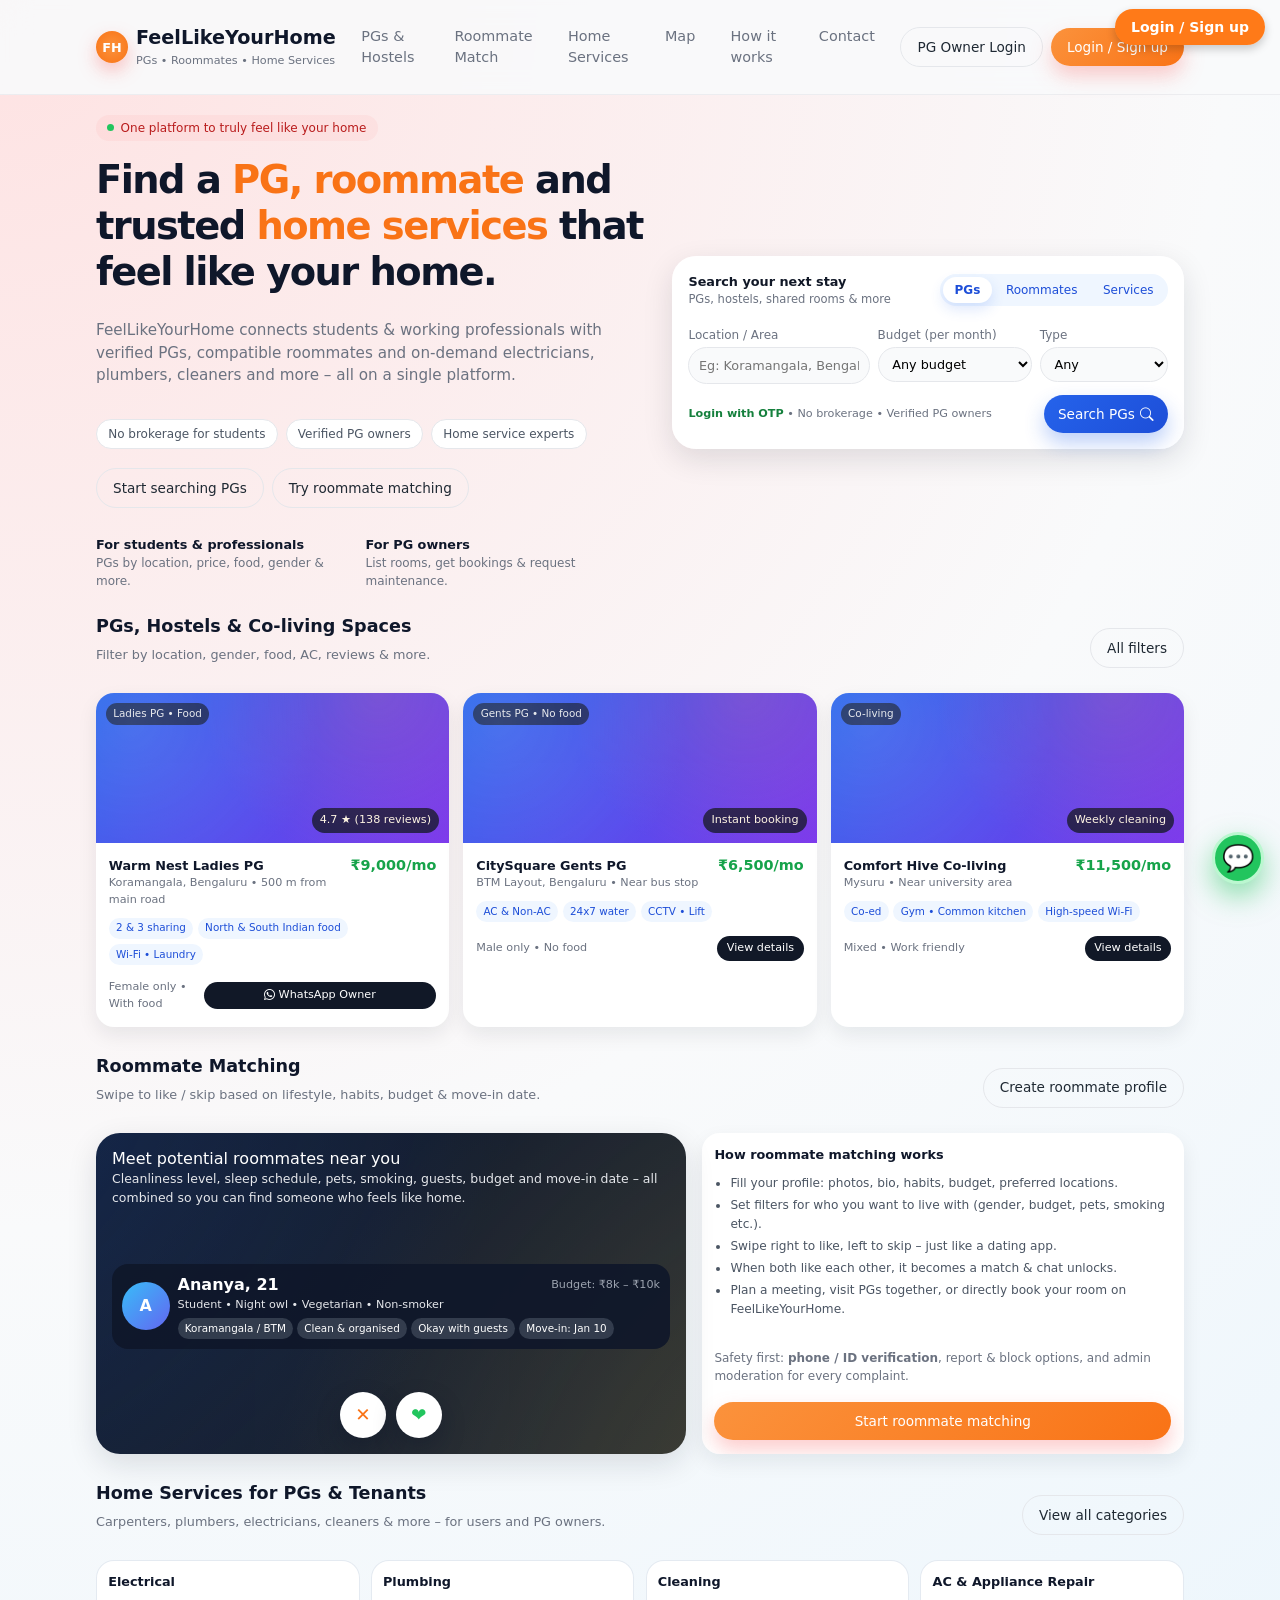
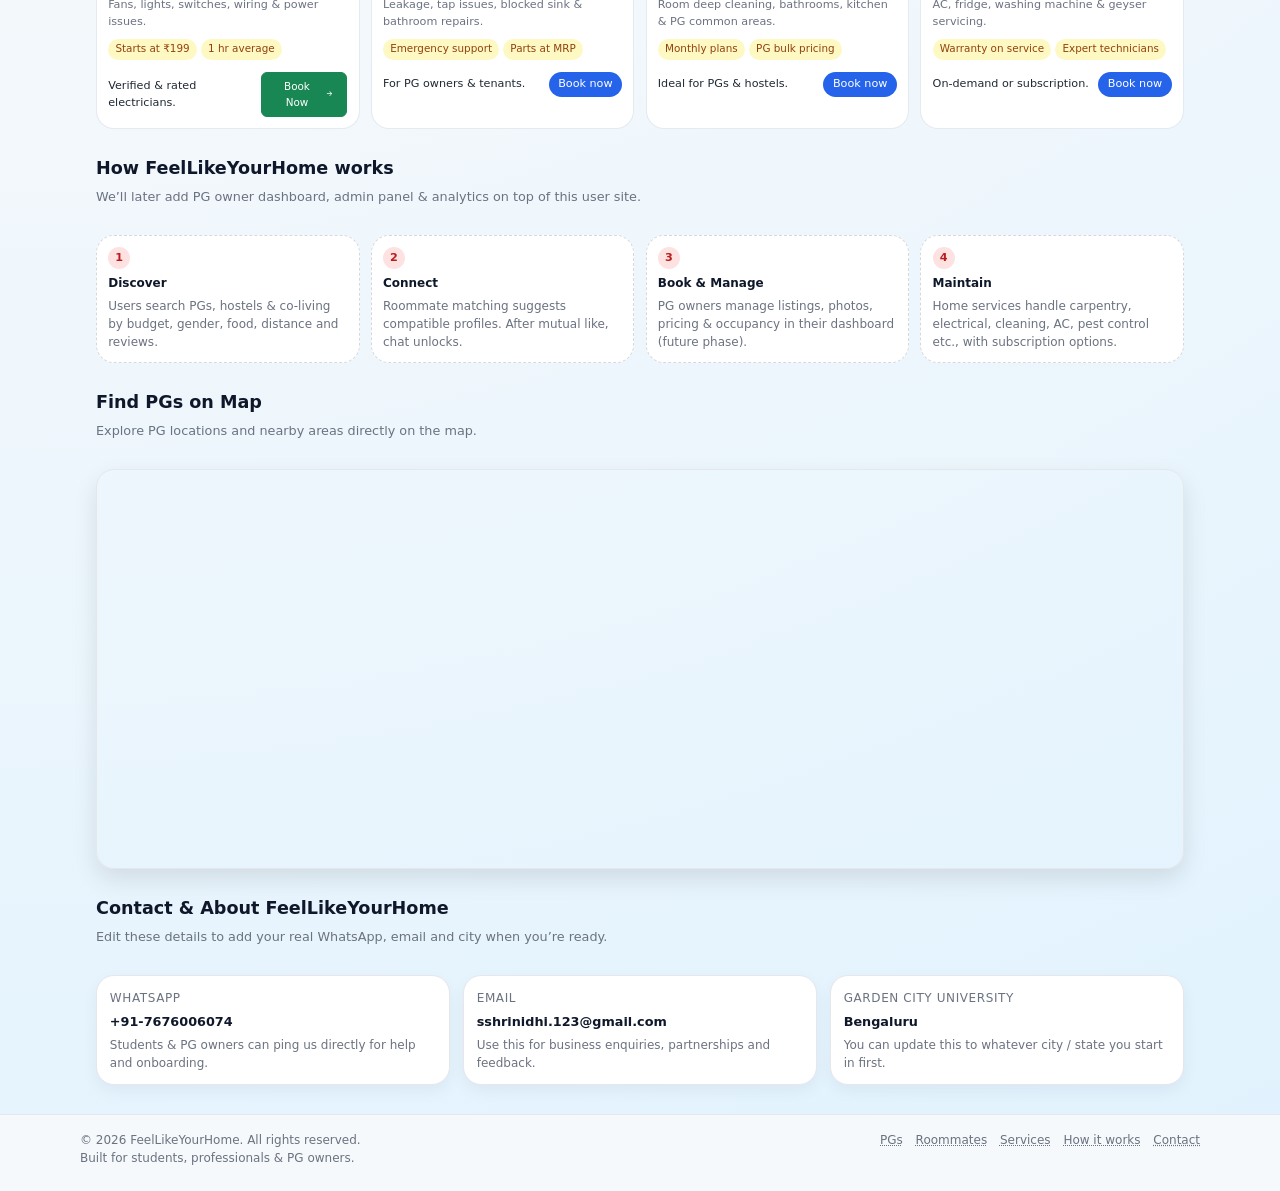
<file: index.html>
<!DOCTYPE html>
<html lang="en">
<head>
  <meta charset="UTF-8" />
  <title>FeelLikeYourHome – PGs, Roommates & Home Services</title>
  <meta name="viewport" content="width=device-width, initial-scale=1.0" />

  <!-- Bootstrap & Icons -->
  <link href="https://cdn.jsdelivr.net/npm/bootstrap@5.3.0/dist/css/bootstrap.min.css" rel="stylesheet">
  <link href="https://cdn.jsdelivr.net/npm/bootstrap-icons@1.10.0/font/bootstrap-icons.css" rel="stylesheet">

  <!-- Google Analytics (replace G-XXXXXXXXXX with your real GA4 ID later) -->
  <script async src="https://www.googletagmanager.com/gtag/js?id=G-XXXXXXXXXX"></script>
  <script>
    window.dataLayer = window.dataLayer || [];
    function gtag(){dataLayer.push(arguments);}
    gtag('js', new Date());
    gtag('config', 'G-XXXXXXXXXX');
  </script>

  <style>
    :root {
      --primary: #2563eb;
      --primary-soft: #dbeafe;
      --accent: #f97316;
      --dark: #0f172a;
      --text: #1f2933;
      --muted: #6b7280;
      --bg: #f3f4f6;
      --radius-lg: 18px;
      --radius-xl: 24px;
      --shadow-soft: 0 10px 30px rgba(15, 23, 42, 0.12);
    }

    * {
      margin: 0;
      padding: 0;
      box-sizing: border-box;
      font-family: system-ui, -apple-system, BlinkMacSystemFont, "Segoe UI", sans-serif;
    }

    body {
      background: radial-gradient(circle at top left, #fee2e2 0, #f9fafb 40%, #e0f2fe 100%);
      color: var(--text);
      line-height: 1.5;
    }

    a { text-decoration: none; color: inherit; }

    /* NAVBAR */
    .navbar {
      position: sticky;
      top: 0;
      z-index: 30;
      backdrop-filter: blur(14px);
      background: rgba(249, 250, 251, 0.9);
      border-bottom: 1px solid rgba(229, 231, 235, 0.7);
    }

    .nav-inner {
      max-width: 1120px;
      margin: 0 auto;
      padding: 0.8rem 1rem;
      display: flex;
      align-items: center;
      justify-content: space-between;
      gap: 1rem;
    }

    .logo {
      display: flex;
      align-items: center;
      gap: 0.5rem;
      font-weight: 700;
      font-size: 1.2rem;
      color: var(--dark);
    }

    .logo-badge {
      width: 32px;
      height: 32px;
      border-radius: 999px;
      background: radial-gradient(circle, #fb923c, #f97316);
      display: flex;
      align-items: center;
      justify-content: center;
      color: white;
      font-size: 0.8rem;
      box-shadow: 0 8px 18px rgba(248, 113, 113, 0.4);
    }

    .nav-links {
      display: none;
      gap: 1rem;
      font-size: 0.9rem;
      color: var(--muted);
    }

    .nav-links a {
      padding: 0.3rem 0.6rem;
      border-radius: 999px;
      transition: background 0.2s, color 0.2s;
    }

    .nav-links a:hover {
      background: var(--primary-soft);
      color: var(--primary);
    }

    .nav-actions {
      display: flex;
      align-items: center;
      gap: 0.5rem;
    }

    .btn-custom {
      border-radius: 999px;
      border: none;
      cursor: pointer;
      padding: 0.55rem 1rem;
      font-size: 0.85rem;
      font-weight: 500;
      display: inline-flex;
      align-items: center;
      justify-content: center;
      gap: 0.3rem;
      transition: transform 0.15s ease, box-shadow 0.15s ease, background 0.2s ease, color 0.2s ease;
      white-space: nowrap;
    }

    .btn-outline-custom {
      background: transparent;
      border: 1px solid #e5e7eb;
      color: var(--text);
    }

    .btn-outline-custom:hover { background: #f3f4f6; }

    .btn-primary-custom {
      background: linear-gradient(135deg, #2563eb, #1d4ed8);
      color: white;
      box-shadow: 0 10px 20px rgba(37, 99, 235, 0.3);
    }

    .btn-primary-custom:hover {
      transform: translateY(-1px);
      box-shadow: 0 15px 30px rgba(37, 99, 235, 0.4);
    }

    .btn-accent-custom {
      background: linear-gradient(135deg, #fb923c, #f97316);
      color: white;
      box-shadow: 0 10px 20px rgba(248, 113, 113, 0.35);
    }

    .btn-accent-custom:hover {
      transform: translateY(-1px);
      box-shadow: 0 15px 30px rgba(248, 113, 113, 0.45);
    }

    /* HERO */
    .hero {
      max-width: 1120px;
      margin: 1.2rem auto 1.6rem;
      padding: 0 1rem;
      display: grid;
      grid-template-columns: 1.15fr 1fr;
      gap: 1.8rem;
      align-items: center;
    }

    .hero-left {
      display: flex;
      flex-direction: column;
      gap: 1rem;
    }

    .pill {
      display: inline-flex;
      align-items: center;
      gap: 0.4rem;
      padding: 0.25rem 0.7rem;
      border-radius: 999px;
      background: rgba(248, 113, 113, 0.08);
      color: #b91c1c;
      font-size: 0.75rem;
      font-weight: 500;
      width: fit-content;
    }

    .pill-dot {
      width: 7px;
      height: 7px;
      border-radius: 999px;
      background: #22c55e;
    }

    .hero-title {
      font-size: clamp(1.9rem, 4vw, 2.4rem);
      font-weight: 800;
      letter-spacing: -0.04em;
      color: var(--dark);
    }

    .hero-title span {
      color: #f97316;
    }

    .hero-sub {
      font-size: 0.95rem;
      color: var(--muted);
      max-width: 32rem;
    }

    .hero-badges {
      display: flex;
      flex-wrap: wrap;
      gap: 0.5rem;
      font-size: 0.75rem;
    }

    .hero-badges span {
      padding: 0.3rem 0.7rem;
      border-radius: 999px;
      background: white;
      border: 1px solid #e5e7eb;
      color: #4b5563;
    }

    .hero-actions {
      display: flex;
      flex-wrap: wrap;
      gap: 0.5rem;
      margin-top: 0.2rem;
    }

    .hero-meta {
      display: flex;
      gap: 1.2rem;
      margin-top: 0.7rem;
      font-size: 0.75rem;
      color: var(--muted);
    }

    .hero-meta strong {
      color: var(--dark);
      font-size: 0.8rem;
    }

    /* SEARCH CARD */
    .search-card {
      background: rgba(255, 255, 255, 0.96);
      backdrop-filter: blur(16px);
      border-radius: var(--radius-xl);
      box-shadow: var(--shadow-soft);
      padding: 1rem;
      display: flex;
      flex-direction: column;
      gap: 0.7rem;
    }

    .search-header {
      display: flex;
      justify-content: space-between;
      align-items: center;
      gap: 0.5rem;
    }

    .search-tabs {
      display: inline-flex;
      padding: 0.2rem;
      border-radius: 999px;
      background: #eff6ff;
      gap: 0.2rem;
    }

    .search-tab {
      font-size: 0.75rem;
      padding: 0.25rem 0.7rem;
      border-radius: 999px;
      cursor: pointer;
      border: none;
      background: transparent;
      color: #1d4ed8;
    }

    .search-tab.active {
      background: white;
      box-shadow: 0 6px 14px rgba(37, 99, 235, 0.16);
      font-weight: 600;
    }

    .search-fields {
      display: grid;
      grid-template-columns: 1.1fr 0.9fr 0.9fr;
      gap: 0.5rem;
      margin-top: 0.4rem;
    }

    .field-group {
      display: flex;
      flex-direction: column;
      gap: 0.2rem;
      font-size: 0.75rem;
    }

    .field-label {
      color: var(--muted);
    }

    .field-input,
    select {
      padding: 0.5rem 0.6rem;
      border-radius: 999px;
      border: 1px solid #e5e7eb;
      outline: none;
      font-size: 0.8rem;
      background: #f9fafb;
    }

    .field-input:focus,
    select:focus {
      border-color: #2563eb;
      background: white;
      box-shadow: 0 0 0 1px rgba(37, 99, 235, 0.12);
    }

    .tagline {
      font-size: 0.7rem;
      color: var(--muted);
      display: flex;
      justify-content: space-between;
      align-items: center;
      gap: 0.5rem;
      flex-wrap: wrap;
    }

    .tagline span.highlight {
      color: #15803d;
      font-weight: 600;
    }

    /* MAIN SECTIONS */
    .section {
      max-width: 1120px;
      margin: 0 auto 1.8rem;
      padding: 0 1rem;
    }

    .section-header {
      display: flex;
      justify-content: space-between;
      align-items: center;
      margin-bottom: 0.8rem;
      gap: 0.6rem;
      flex-wrap: wrap;
    }

    .section-title {
      font-size: 1.1rem;
      font-weight: 700;
      color: var(--dark);
    }

    .section-sub {
      font-size: 0.8rem;
      color: var(--muted);
    }

    .card-grid {
      display: grid;
      grid-template-columns: repeat(3, minmax(0, 1fr));
      gap: 0.9rem;
    }

    .card-custom {
      background: white;
      border-radius: var(--radius-lg);
      box-shadow: 0 8px 20px rgba(15, 23, 42, 0.08);
      overflow: hidden;
      display: flex;
      flex-direction: column;
      font-size: 0.8rem;
    }

    .card-image {
      position: relative;
      height: 150px;
      background: linear-gradient(135deg, #2563eb, #7c3aed);
    }

    .card-image::after {
      content: "";
      position: absolute;
      inset: 0;
      background-image: radial-gradient(
          circle at 10% 20%,
          rgba(255, 255, 255, 0.18) 0,
          transparent 55%
        ),
        radial-gradient(
          circle at 80% 0%,
          rgba(251, 113, 133, 0.3) 0,
          transparent 55%
        );
      opacity: 0.7;
    }

    .card-tag {
      position: absolute;
      left: 10px;
      top: 10px;
      padding: 0.2rem 0.45rem;
      border-radius: 999px;
      background: rgba(15, 23, 42, 0.7);
      color: #e5e7eb;
      font-size: 0.65rem;
    }

    .card-badge {
      position: absolute;
      right: 10px;
      bottom: 10px;
      padding: 0.25rem 0.5rem;
      border-radius: 999px;
      background: rgba(15, 23, 42, 0.8);
      color: #fefce8;
      font-size: 0.7rem;
      display: inline-flex;
      align-items: center;
      gap: 0.25rem;
    }

    .card-body-custom {
      padding: 0.75rem 0.8rem 0.9rem;
      display: flex;
      flex-direction: column;
      gap: 0.35rem;
    }

    .card-title-row {
      display: flex;
      justify-content: space-between;
      gap: 0.4rem;
      align-items: baseline;
    }

    .card-title {
      font-weight: 600;
      color: var(--dark);
    }

    .card-price {
      font-weight: 700;
      color: #16a34a;
      font-size: 0.9rem;
    }

    .card-meta {
      font-size: 0.7rem;
      color: var(--muted);
    }

    .chip-row {
      display: flex;
      flex-wrap: wrap;
      gap: 0.3rem;
      margin-top: 0.2rem;
    }

    .chip {
      padding: 0.18rem 0.45rem;
      border-radius: 999px;
      background: #eff6ff;
      color: #1d4ed8;
      font-size: 0.65rem;
    }

    .card-footer-custom {
      margin-top: 0.5rem;
      display: flex;
      justify-content: space-between;
      align-items: center;
      font-size: 0.7rem;
      color: var(--muted);
    }

    .card-footer-custom button {
      font-size: 0.7rem;
      padding: 0.25rem 0.6rem;
      border-radius: 999px;
      border: none;
      background: #111827;
      color: white;
      cursor: pointer;
    }

    /* ROOMMATE & SERVICES SPECIAL LAYOUTS */
    .roommate-layout {
      display: grid;
      grid-template-columns: 1.1fr 0.9fr;
      gap: 1rem;
      align-items: stretch;
    }

    .swipe-card {
      border-radius: var(--radius-xl);
      background: linear-gradient(135deg, #0f172a, #1f2937);
      color: white;
      padding: 1rem;
      display: flex;
      flex-direction: column;
      justify-content: space-between;
      box-shadow: var(--shadow-soft);
      position: relative;
      overflow: hidden;
    }

    .swipe-card::after {
      content: "";
      position: absolute;
      inset: -40%;
      background-image: radial-gradient(
          circle at 0 0,
          rgba(59, 130, 246, 0.4) 0,
          transparent 55%
        ),
        radial-gradient(
          circle at 100% 100%,
          rgba(251, 191, 36, 0.35) 0,
          transparent 55%
        );
      opacity: 0.6;
      pointer-events: none;
    }

    .swipe-header {
      position: relative;
      z-index: 1;
    }

    .swipe-header h3 {
      font-size: 1rem;
      margin-bottom: 0.15rem;
    }

    .swipe-header p {
      font-size: 0.78rem;
      color: #e5e7eb;
    }

    .swipe-profile {
      position: relative;
      z-index: 1;
      margin-top: 0.6rem;
      padding: 0.6rem;
      border-radius: 16px;
      background: rgba(15, 23, 42, 0.9);
      display: grid;
      grid-template-columns: auto 1fr;
      gap: 0.5rem;
      align-items: center;
    }

    .avatar {
      width: 48px;
      height: 48px;
      border-radius: 999px;
      background: linear-gradient(135deg, #38bdf8, #6366f1);
      display: flex;
      align-items: center;
      justify-content: center;
      font-weight: 700;
      color: white;
      font-size: 1rem;
    }

    .swipe-tags {
      display: flex;
      flex-wrap: wrap;
      gap: 0.25rem;
      margin-top: 0.25rem;
      font-size: 0.65rem;
    }

    .swipe-pill {
      padding: 0.18rem 0.45rem;
      border-radius: 999px;
      background: rgba(55, 65, 81, 0.9);
    }

    .swipe-actions {
      position: relative;
      z-index: 1;
      margin-top: 0.8rem;
      display: flex;
      justify-content: center;
      gap: 0.6rem;
    }

    .swipe-btn {
      width: 46px;
      height: 46px;
      border-radius: 999px;
      border: none;
      cursor: pointer;
      font-size: 1.15rem;
      display: flex;
      align-items: center;
      justify-content: center;
      background: white;
      box-shadow: 0 10px 22px rgba(15, 23, 42, 0.35);
    }

    .swipe-btn.no {
      color: #f97316;
    }

    .swipe-btn.yes {
      color: #22c55e;
    }

    .services-grid {
      display: grid;
      grid-template-columns: repeat(4, minmax(0, 1fr));
      gap: 0.7rem;
    }

    .service-card {
      border-radius: var(--radius-lg);
      background: rgba(255, 255, 255, 0.95);
      border: 1px solid rgba(226, 232, 240, 0.9);
      padding: 0.7rem;
      font-size: 0.8rem;
      display: flex;
      flex-direction: column;
      gap: 0.35rem;
    }

    .service-title {
      font-weight: 600;
      color: var(--dark);
    }

    .service-meta {
      font-size: 0.7rem;
      color: var(--muted);
    }

    .service-chip-row {
      display: flex;
      flex-wrap: wrap;
      gap: 0.25rem;
      margin-top: 0.15rem;
    }

    .service-chip {
      padding: 0.18rem 0.45rem;
      border-radius: 999px;
      background: #fef9c3;
      color: #92400e;
      font-size: 0.65rem;
    }

    .service-cta {
      margin-top: 0.4rem;
      font-size: 0.7rem;
      display: flex;
      justify-content: space-between;
      align-items: center;
      gap: 0.3rem;
    }

    .service-cta button {
      border-radius: 999px;
      border: none;
      padding: 0.25rem 0.6rem;
      font-size: 0.7rem;
      background: #2563eb;
      color: white;
      cursor: pointer;
    }

    /* STEPS / HOW IT WORKS */
    .steps-grid {
      display: grid;
      grid-template-columns: repeat(4, minmax(0, 1fr));
      gap: 0.7rem;
      font-size: 0.75rem;
    }

    .step-card {
      border-radius: var(--radius-lg);
      background: rgba(255, 255, 255, 0.96);
      border: 1px dashed rgba(209, 213, 219, 0.9);
      padding: 0.7rem;
      display: flex;
      flex-direction: column;
      gap: 0.3rem;
    }

    .step-number {
      width: 22px;
      height: 22px;
      border-radius: 999px;
      background: #fee2e2;
      color: #b91c1c;
      font-size: 0.7rem;
      display: flex;
      align-items: center;
      justify-content: center;
      font-weight: 600;
    }

    .step-title {
      font-weight: 600;
      color: var(--dark);
    }

    .step-text {
      color: var(--muted);
    }

    /* CONTACT SECTION */
    .contact-grid {
      display: grid;
      grid-template-columns: repeat(3, minmax(0, 1fr));
      gap: 0.8rem;
      font-size: 0.8rem;
    }

    .contact-card {
      border-radius: var(--radius-lg);
      background: #ffffff;
      border: 1px solid #e5e7eb;
      padding: 0.8rem;
      box-shadow: 0 6px 16px rgba(15, 23, 42, 0.05);
      display: flex;
      flex-direction: column;
      gap: 0.3rem;
    }

    .contact-label {
      font-size: 0.75rem;
      color: var(--muted);
      text-transform: uppercase;
      letter-spacing: 0.05em;
    }

    .contact-value {
      font-weight: 600;
      color: var(--dark);
    }

    /* FOOTER */
    .footer {
      border-top: 1px solid #e5e7eb;
      padding: 1rem 1rem 1.5rem;
      margin-top: 0.5rem;
      background: rgba(248, 250, 252, 0.9);
    }

    .footer-inner {
      max-width: 1120px;
      margin: 0 auto;
      display: flex;
      flex-wrap: wrap;
      justify-content: space-between;
      gap: 1rem;
      font-size: 0.75rem;
      color: var(--muted);
    }

    .footer-links {
      display: flex;
      flex-wrap: wrap;
      gap: 0.8rem;
    }

    .footer-links a {
      text-decoration: underline;
      text-decoration-style: dotted;
    }

    /* WHATSAPP FLOAT BUTTON */
    .whatsapp-float {
      position: fixed;
      right: 16px;
      bottom: 16px;
      width: 52px;
      height: 52px;
      border-radius: 999px;
      background: #22c55e;
      display: flex;
      align-items: center;
      justify-content: center;
      font-size: 26px;
      color: #ffffff;
      box-shadow: 0 12px 28px rgba(34, 197, 94, 0.5);
      cursor: pointer;
      z-index: 60;
      border: 3px solid #bbf7d0;
      transition: transform 0.15s ease, box-shadow 0.15s ease;
    }

    .whatsapp-float:hover {
      transform: translateY(-2px);
      box-shadow: 0 16px 32px rgba(34, 197, 94, 0.65);
    }

    /* RESPONSIVE */
    @media (max-width: 900px) {
      .hero {
        grid-template-columns: 1fr;
      }
      .roommate-layout {
        grid-template-columns: 1fr;
      }
      .card-grid {
        grid-template-columns: repeat(2, minmax(0, 1fr));
      }
      .services-grid {
        grid-template-columns: repeat(2, minmax(0, 1fr));
      }
      .steps-grid {
        grid-template-columns: repeat(2, minmax(0, 1fr));
      }
      .contact-grid {
        grid-template-columns: repeat(2, minmax(0, 1fr));
      }
      .nav-links {
        display: none;
      }
    }

    @media (max-width: 640px) {
      .nav-inner {
        padding-inline: 0.7rem;
      }

      .hero {
        margin-top: 0.8rem;
      }

      .search-fields {
        grid-template-columns: 1fr;
      }

      .card-grid {
        grid-template-columns: 1fr;
      }

      .steps-grid {
        grid-template-columns: 1fr;
      }

      .contact-grid {
        grid-template-columns: 1fr;
      }

      .nav-actions .btn-outline-custom {
        display: none;
      }

      .hero-meta {
        flex-direction: column;
        align-items: flex-start;
      }
    }

    @media (min-width: 768px) {
      .nav-links {
        display: flex;
      }
    }
  </style>
</head>
<body>
<!-- NEW WORKING LOGIN BUTTON -->
<div style="position:fixed; top:15px; right:15px; z-index:9999;">
  <a href="auth/login.html"
     style="
       background:#ff7a18;
       color:white;
       padding:10px 16px;
       border-radius:20px;
       text-decoration:none;
       font-weight:600;
       font-size:14px;
       box-shadow:0 4px 10px rgba(0,0,0,0.2);
     ">
    Login / Sign up
  </a>
</div>
  <!-- NAVBAR -->
  <header class="navbar">
    <div class="nav-inner">
      <div class="logo">
        <div class="logo-badge">FH</div>
        <div>
          FeelLikeYourHome
          <div style="font-size:0.7rem;font-weight:400;color:#6b7280;">
            PGs • Roommates • Home Services
          </div>
        </div>
      </div>

      <nav class="nav-links">
        <a href="#pg-section">PGs & Hostels</a>
        <a href="#roommate-section">Roommate Match</a>
        <a href="#services-section">Home Services</a>
        <a href="#map-section">Map</a>
        <a href="#how-section">How it works</a>
        <a href="#contact-section">Contact</a>
      </nav>

      <div class="nav-actions">
        <button class="btn-custom btn-outline-custom" onclick="alert('Owner dashboard will open here in a future version.')">
          PG Owner Login
        </button>
        <button class="btn-custom btn-accent-custom" onclick="alert('User login / OTP will connect to backend later.')">
          Login / Sign up
        </button>
      </div>
    </div>
  </header>

  <!-- HERO -->
  <main>
    <section class="hero">
      <div class="hero-left">
        <div class="pill">
          <span class="pill-dot"></span>
          One platform to truly feel like your home
        </div>

        <h1 class="hero-title">
          Find a <span>PG, roommate</span> and trusted
          <span>home services</span> that feel like your home.
        </h1>

        <p class="hero-sub">
          FeelLikeYourHome connects students & working professionals with
          verified PGs, compatible roommates and on-demand electricians,
          plumbers, cleaners and more – all on a single platform.
        </p>

        <div class="hero-badges">
          <span>No brokerage for students</span>
          <span>Verified PG owners</span>
          <span>Home service experts</span>
        </div>

        <div class="hero-actions">
          <button class="btn-custom btn-outline-custom" onclick="scrollToSection('pg-section')">
            Start searching PGs
          </button>
          <button class="btn-custom btn-outline-custom" onclick="scrollToSection('roommate-section')">
            Try roommate matching
          </button>
        </div>

        <div class="hero-meta">
          <div>
            <strong>For students & professionals</strong><br />
            PGs by location, price, food, gender & more.
          </div>
          <div>
            <strong>For PG owners</strong><br />
            List rooms, get bookings & request maintenance.
          </div>
        </div>
      </div>

      <!-- SEARCH CARD -->
      <div class="search-card">
        <div class="search-header">
          <div>
            <div style="font-size:0.8rem;font-weight:600;color:#111827;">
              Search your next stay
            </div>
            <div style="font-size:0.72rem;color:#6b7280;">
              PGs, hostels, shared rooms & more
            </div>
          </div>
          <div class="search-tabs">
            <button class="search-tab active" data-target="pg-section">
              PGs
            </button>
            <button class="search-tab" data-target="roommate-section">
              Roommates
            </button>
            <button class="search-tab" data-target="services-section">
              Services
            </button>
          </div>
        </div>

        <div class="search-fields">
          <div class="field-group">
            <span class="field-label">Location / Area</span>
            <input
              type="text"
              class="field-input"
              placeholder="Eg: Koramangala, Bengaluru"
              id="search-location"
            />
          </div>
          <div class="field-group">
            <span class="field-label">Budget (per month)</span>
            <select id="search-budget">
              <option value="">Any budget</option>
              <option>&lt; ₹5,000</option>
              <option>₹5,000 – ₹8,000</option>
              <option>₹8,000 – ₹12,000</option>
              <option>&gt; ₹12,000</option>
            </select>
          </div>
          <div class="field-group">
            <span class="field-label">Type</span>
            <select id="search-type">
              <option value="">Any</option>
              <option>Gents PG</option>
              <option>Ladies PG</option>
              <option>Co-ed</option>
              <option>1/2/3 Sharing</option>
            </select>
          </div>
        </div>

        <div class="tagline">
          <div>
            <span class="highlight">Login with OTP</span> • No brokerage •
            Verified PG owners
          </div>
          <button
            class="btn-custom btn-primary-custom"
            style="padding-inline:0.9rem;"
            onclick="searchListings()"
          >
            Search PGs <i class="bi bi-search"></i>
          </button>
        </div>
      </div>
    </section>

    <!-- PG SECTION -->
    <section class="section" id="pg-section">
      <div class="section-header">
        <div>
          <h2 class="section-title">PGs, Hostels & Co-living Spaces</h2>
          <p class="section-sub">
            Filter by location, gender, food, AC, reviews & more.
          </p>
        </div>
        <button class="btn-custom btn-outline-custom" onclick="alert('Advanced filters & map view will come in the full product.')">
          All filters
        </button>
      </div>

      <div class="card-grid">
        <article class="card-custom">
          <div class="card-image">
            <span class="card-tag">Ladies PG • Food</span>
            <span class="card-badge">4.7 ★ (138 reviews)</span>
          </div>
          <div class="card-body-custom">
            <div class="card-title-row">
              <div>
                <div class="card-title">Warm Nest Ladies PG</div>
                <div class="card-meta">Koramangala, Bengaluru • 500 m from main road</div>
              </div>
              <div class="card-price">₹9,000/mo</div>
            </div>
            <div class="chip-row">
              <span class="chip">2 & 3 sharing</span>
              <span class="chip">North & South Indian food</span>
              <span class="chip">Wi-Fi • Laundry</span>
            </div>
            <div class="card-footer-custom">
              <span>Female only • With food</span>
              <button onclick="contactOwner(1)" class="btn btn-success" style="width:100%; font-size:0.7rem; padding:0.3rem;">
                <i class="bi bi-whatsapp"></i> WhatsApp Owner
              </button>
            </div>
          </div>
        </article>

        <article class="card-custom">
          <div class="card-image">
            <span class="card-tag">Gents PG • No food</span>
            <span class="card-badge">Instant booking</span>
          </div>
          <div class="card-body-custom">
            <div class="card-title-row">
              <div>
                <div class="card-title">CitySquare Gents PG</div>
                <div class="card-meta">BTM Layout, Bengaluru • Near bus stop</div>
              </div>
              <div class="card-price">₹6,500/mo</div>
            </div>
            <div class="chip-row">
              <span class="chip">AC & Non-AC</span>
              <span class="chip">24x7 water</span>
              <span class="chip">CCTV • Lift</span>
            </div>
            <div class="card-footer-custom">
              <span>Male only • No food</span>
              <button onclick="alert('In a real app this will open a full PG detail page.')">
                View details
              </button>
            </div>
          </div>
        </article>

        <article class="card-custom">
          <div class="card-image">
            <span class="card-tag">Co-living</span>
            <span class="card-badge">Weekly cleaning</span>
          </div>
          <div class="card-body-custom">
            <div class="card-title-row">
              <div>
                <div class="card-title">Comfort Hive Co-living</div>
                <div class="card-meta">Mysuru • Near university area</div>
              </div>
              <div class="card-price">₹11,500/mo</div>
            </div>
            <div class="chip-row">
              <span class="chip">Co-ed</span>
              <span class="chip">Gym • Common kitchen</span>
              <span class="chip">High-speed Wi-Fi</span>
            </div>
            <div class="card-footer-custom">
              <span>Mixed • Work friendly</span>
              <button onclick="alert('In a real app this will open a full PG detail page.')">
                View details
              </button>
            </div>
          </div>
        </article>
      </div>
    </section>

    <!-- ROOMMATE MATCHING -->
    <section class="section" id="roommate-section">
      <div class="section-header">
        <div>
          <h2 class="section-title">Roommate Matching</h2>
          <p class="section-sub">
            Swipe to like / skip based on lifestyle, habits, budget & move-in date.
          </p>
        </div>
        <button class="btn-custom btn-outline-custom" onclick="alert('Full profile creation + matching logic will be added later.')">
          Create roommate profile
        </button>
      </div>

      <div class="roommate-layout">
        <div class="swipe-card">
          <div class="swipe-header">
            <h3>Meet potential roommates near you</h3>
            <p>
              Cleanliness level, sleep schedule, pets, smoking, guests, budget and move-in date – all combined so you can find someone who feels like home.
            </p>
          </div>

          <div class="swipe-profile">
            <div class="avatar">A</div>
            <div>
              <div style="display:flex;justify-content:space-between;align-items:center;">
                <div style="font-weight:600;">Ananya, 21</div>
                <div style="font-size:0.7rem;color:#9ca3af;">
                  Budget: ₹8k – ₹10k
                </div>
              </div>
              <div style="font-size:0.7rem;color:#e5e7eb;">
                Student • Night owl • Vegetarian • Non-smoker
              </div>
              <div class="swipe-tags">
                <span class="swipe-pill">Koramangala / BTM</span>
                <span class="swipe-pill">Clean & organised</span>
                <span class="swipe-pill">Okay with guests</span>
                <span class="swipe-pill">Move-in: Jan 10</span>
              </div>
            </div>
          </div>

          <div class="swipe-actions">
            <button class="swipe-btn no" onclick="alert('Skip profile (front-end only demo).')">
              ✕
            </button>
            <button class="swipe-btn yes" onclick="alert('Liked! In the real app, a match will be created on mutual like.')">
              ❤
            </button>
          </div>
        </div>

        <div class="card-custom" style="background:rgba(255,255,255,0.98);">
          <div class="card-body-custom">
            <div class="card-title" style="margin-bottom:0.3rem;">
              How roommate matching works
            </div>
            <ul style="font-size:0.76rem;color:#4b5563;list-style:disc;padding-left:1rem;display:flex;flex-direction:column;gap:0.25rem;">
              <li>Fill your profile: photos, bio, habits, budget, preferred locations.</li>
              <li>Set filters for who you want to live with (gender, budget, pets, smoking etc.).</li>
              <li>Swipe right to like, left to skip – just like a dating app.</li>
              <li>When both like each other, it becomes a match & chat unlocks.</li>
              <li>Plan a meeting, visit PGs together, or directly book your room on FeelLikeYourHome.</li>
            </ul>

            <div style="margin-top:0.6rem;font-size:0.75rem;color:#6b7280;">
              Safety first:
              <strong>phone / ID verification</strong>, report & block options,
              and admin moderation for every complaint.
            </div>

            <button
              class="btn-custom btn-accent-custom"
              style="margin-top:0.7rem;width:100%;"
              onclick="alert('This will open the roommate onboarding flow in the full app.')"
            >
              Start roommate matching
            </button>
          </div>
        </div>
      </div>
    </section>

    <!-- HOME SERVICES -->
    <section class="section" id="services-section">
      <div class="section-header">
        <div>
          <h2 class="section-title">Home Services for PGs & Tenants</h2>
          <p class="section-sub">
            Carpenters, plumbers, electricians, cleaners & more – for users and PG owners.
          </p>
        </div>
        <button class="btn-custom btn-outline-custom" onclick="alert('Service provider listing + booking API will come later.')">
          View all categories
        </button>
      </div>

      <div class="services-grid">
        <div class="service-card">
          <div class="service-title">Electrical</div>
          <div class="service-meta">
            Fans, lights, switches, wiring & power issues.
          </div>
          <div class="service-chip-row">
            <span class="service-chip">Starts at ₹199</span>
            <span class="service-chip">1 hr average</span>
          </div>
          <div class="service-cta">
            <span>Verified & rated electricians.</span>
            <a
  class="btn btn-success"
  style="font-size:0.65rem; display:inline-flex; align-items:center; gap:4px;"
  target="_blank"
  href="https://wa.me/917676006074?text=Hi!%20I%20found%20you%20on%20FeelLikeYourHome%20and%20I%20need%20electrical%20work%20for%20my%20PG%2Froom%20in%20Bengaluru.%20Please%20tell%20me%20the%20charges%20and%20available%20time."
>
  Book Now <i class="bi bi-arrow-right-short"></i>
</a>
          </div>
        </div>

        <div class="service-card">
          <div class="service-title">Plumbing</div>
          <div class="service-meta">
            Leakage, tap issues, blocked sink & bathroom repairs.
          </div>
          <div class="service-chip-row">
            <span class="service-chip">Emergency support</span>
            <span class="service-chip">Parts at MRP</span>
          </div>
          <div class="service-cta">
            <span>For PG owners & tenants.</span>
            <button onclick="alert('Booking popup for plumbing service (future).')">
              Book now
            </button>
          </div>
        </div>

        <div class="service-card">
          <div class="service-title">Cleaning</div>
          <div class="service-meta">
            Room deep cleaning, bathrooms, kitchen & PG common areas.
          </div>
          <div class="service-chip-row">
            <span class="service-chip">Monthly plans</span>
            <span class="service-chip">PG bulk pricing</span>
          </div>
          <div class="service-cta">
            <span>Ideal for PGs & hostels.</span>
            <button onclick="alert('Booking popup for cleaning service (future).')">
              Book now
            </button>
          </div>
        </div>

        <div class="service-card">
          <div class="service-title">AC & Appliance Repair</div>
          <div class="service-meta">
            AC, fridge, washing machine & geyser servicing.
          </div>
          <div class="service-chip-row">
            <span class="service-chip">Warranty on service</span>
            <span class="service-chip">Expert technicians</span>
          </div>
          <div class="service-cta">
            <span>On-demand or subscription.</span>
            <button onclick="alert('Booking popup for AC / appliances (future).')">
              Book now
            </button>
          </div>
        </div>
      </div>
    </section>

    <!-- HOW IT WORKS -->
    <section class="section" id="how-section">
      <div class="section-header">
        <div>
          <h2 class="section-title">How FeelLikeYourHome works</h2>
          <p class="section-sub">
            We’ll later add PG owner dashboard, admin panel & analytics on top of this user site.
          </p>
        </div>
      </div>

      <div class="steps-grid">
        <div class="step-card">
          <div class="step-number">1</div>
          <div class="step-title">Discover</div>
          <div class="step-text">
            Users search PGs, hostels & co-living by budget, gender, food, distance and reviews.
          </div>
        </div>
        <div class="step-card">
          <div class="step-number">2</div>
          <div class="step-title">Connect</div>
          <div class="step-text">
            Roommate matching suggests compatible profiles. After mutual like, chat unlocks.
          </div>
        </div>
        <div class="step-card">
          <div class="step-number">3</div>
          <div class="step-title">Book & Manage</div>
          <div class="step-text">
            PG owners manage listings, photos, pricing & occupancy in their dashboard (future phase).
          </div>
        </div>
        <div class="step-card">
          <div class="step-number">4</div>
          <div class="step-title">Maintain</div>
          <div class="step-text">
            Home services handle carpentry, electrical, cleaning, AC, pest control etc., with subscription options.
          </div>
        </div>
      </div>
    </section>

    <!-- MAP SECTION -->
    <section class="section" id="map-section">
      <div class="section-header">
        <div>
          <h2 class="section-title">Find PGs on Map</h2>
          <p class="section-sub">
            Explore PG locations and nearby areas directly on the map.
          </p>
        </div>
      </div>

      <div style="width:100%;height:400px;border-radius:18px;overflow:hidden;border:1px solid #e5e7eb;box-shadow:0 10px 25px rgba(0,0,0,0.1);">
        <iframe 
          src="https://www.google.com/maps/embed?pb=!1m18!1m12!1m3!1d3887.2405319318864!2d77.7069690743977!3d13.02034898729956!2m3!1f0!2f0!3f0!3m2!1i1024!2i768!4f13.1!3m3!1m2!1s0x3bae10529294f8e7%3A0x69aa9dd0ea593bd2!2sBhattarahalli!5e0!3m2!1sen!2sin!4v1765187196852!5m2!1sen!2sin" 
          width="100%" 
          height="400" 
          style="border:0;" 
          allowfullscreen="" 
          loading="lazy" 
          referrerpolicy="no-referrer-when-downgrade">
        </iframe>
      </div>
    </section>

    <!-- CONTACT -->
    <section class="section" id="contact-section">
      <div class="section-header">
        <div>
          <h2 class="section-title">Contact & About FeelLikeYourHome</h2>
          <p class="section-sub">
            Edit these details to add your real WhatsApp, email and city when you’re ready.
          </p>
        </div>
      </div>

      <div class="contact-grid">
        <div class="contact-card">
          <div class="contact-label">WhatsApp</div>
          <div class="contact-value">+91-7676006074</div>
          <div style="font-size:0.75rem;color:#6b7280;">
            Students & PG owners can ping us directly for help and onboarding.
          </div>
        </div>

        <div class="contact-card">
          <div class="contact-label">Email</div>
          <div class="contact-value">sshrinidhi.123@gmail.com</div>
          <div style="font-size:0.75rem;color:#6b7280;">
            Use this for business enquiries, partnerships and feedback.
          </div>
        </div>

        <div class="contact-card">
          <div class="contact-label">Garden City University</div>
          <div class="contact-value">Bengaluru</div>
          <div style="font-size:0.75rem;color:#6b7280;">
            You can update this to whatever city / state you start in first.
          </div>
        </div>
      </div>
    </section>
  </main>

  <!-- FOOTER -->
  <footer class="footer">
    <div class="footer-inner">
      <div>
        © <span id="year"></span> FeelLikeYourHome. All rights reserved.
        <br />
        Built for students, professionals & PG owners.
      </div>
      <div class="footer-links">
        <a href="#pg-section">PGs</a>
        <a href="#roommate-section">Roommates</a>
        <a href="#services-section">Services</a>
        <a href="#how-section">How it works</a>
        <a href="#contact-section">Contact</a>
      </div>
    </div>
  </footer>

  <!-- WHATSAPP FLOAT BUTTON -->
  <a
    href="https://wa.me/917676006074"
    class="whatsapp-float
    target="_blank"
    rel="noopener"
    title="Chat with us on WhatsApp"
  >
    💬
  </a>

  <script>
    // Scroll helpers
    function scrollToSection(id) {
      const el = document.getElementById(id);
      if (el) el.scrollIntoView({ behavior: "smooth", block: "start" });
    }

    // Search tab navigation
    document.querySelectorAll(".search-tab").forEach((tab) => {
      tab.addEventListener("click", () => {
        document
          .querySelectorAll(".search-tab")
          .forEach((t) => t.classList.remove("active"));
        tab.classList.add("active");
        const target = tab.getAttribute("data-target");
        if (target) scrollToSection(target);
      });
    });

    // Footer year
    document.getElementById("year").textContent = new Date().getFullYear();

    // Sample PG data used by search + WhatsApp
    const sampleListings = [
      { id: 1, title: "Warm Nest Ladies PG", price: 9000, location: "Koramangala", amenities: "Meals, WiFi" },
      { id: 2, title: "CitySquare Gents PG", price: 6500, location: "BTM Layout", amenities: "AC, Laundry" },
      { id: 3, title: "Comfort Hive Co-living", price: 11500, location: "Whitefield", amenities: "Gym, Kitchen" },
      { id: 4, title: "Tech Park PG", price: 12000, location: "Marathahalli", amenities: "Food, WiFi" }
    ];

    function searchListings() {
      const location = (document.getElementById('search-location').value || "").toLowerCase();
      const budget = document.getElementById('search-budget').value;
      const type = (document.getElementById('search-type').value || "").toLowerCase();

      const filtered = sampleListings.filter(listing =>
        listing.location.toLowerCase().includes(location) &&
        (!budget || parseInt(budget.replace(/[₹,<,>]/g,'')) >= listing.price) &&
        listing.title.toLowerCase().includes(type)
      );

      const cards = document.querySelectorAll('.card-grid .card-custom');
      cards.forEach((card, index) => {
        if (filtered[index]) {
          card.querySelector('.card-title').textContent = filtered[index].title;
          card.querySelector('.card-price').textContent = `₹${filtered[index].price}/mo`;
          card.querySelector('.card-meta').textContent = filtered[index].location + ', Bengaluru';
        }
      });

      scrollToSection('pg-section');
    }

    function contactOwner(id) {
      const listing = sampleListings.find(l => l.id === id);
      const title = listing ? listing.title : "this PG";
      window.open(
        `https://wa.me/917676006074?text=Hi! Interested in ${title} from FeelLikeYourHome. Can we discuss?`
      );
    }

    function bookService(service) {
      window.open(
        `https://wa.me/917676006074?text=Hi! Need ${service} service for my PG/room. Are you available today?`
      );
    }
  </script>
<script>
  function contactOwner(pgName) {
    const message = encodeURIComponent(
      "Hi! I am interested in " + pgName + " from FeelLikeYourHome. Can we discuss?"
    );
    window.open("https://wa.me/917676006074?text=" + message, "_blank");
  }

  function bookService(serviceName) {
    const message = encodeURIComponent(
      "Hi! I found you on FeelLikeYourHome and I need " +
      serviceName +
      " for my PG/room in Bengaluru. Please tell me the charges and available time."
    );
    window.open("https://wa.me/917676006074?text=" + message, "_blank");
  }
</script>
</body>
</html>
</file>
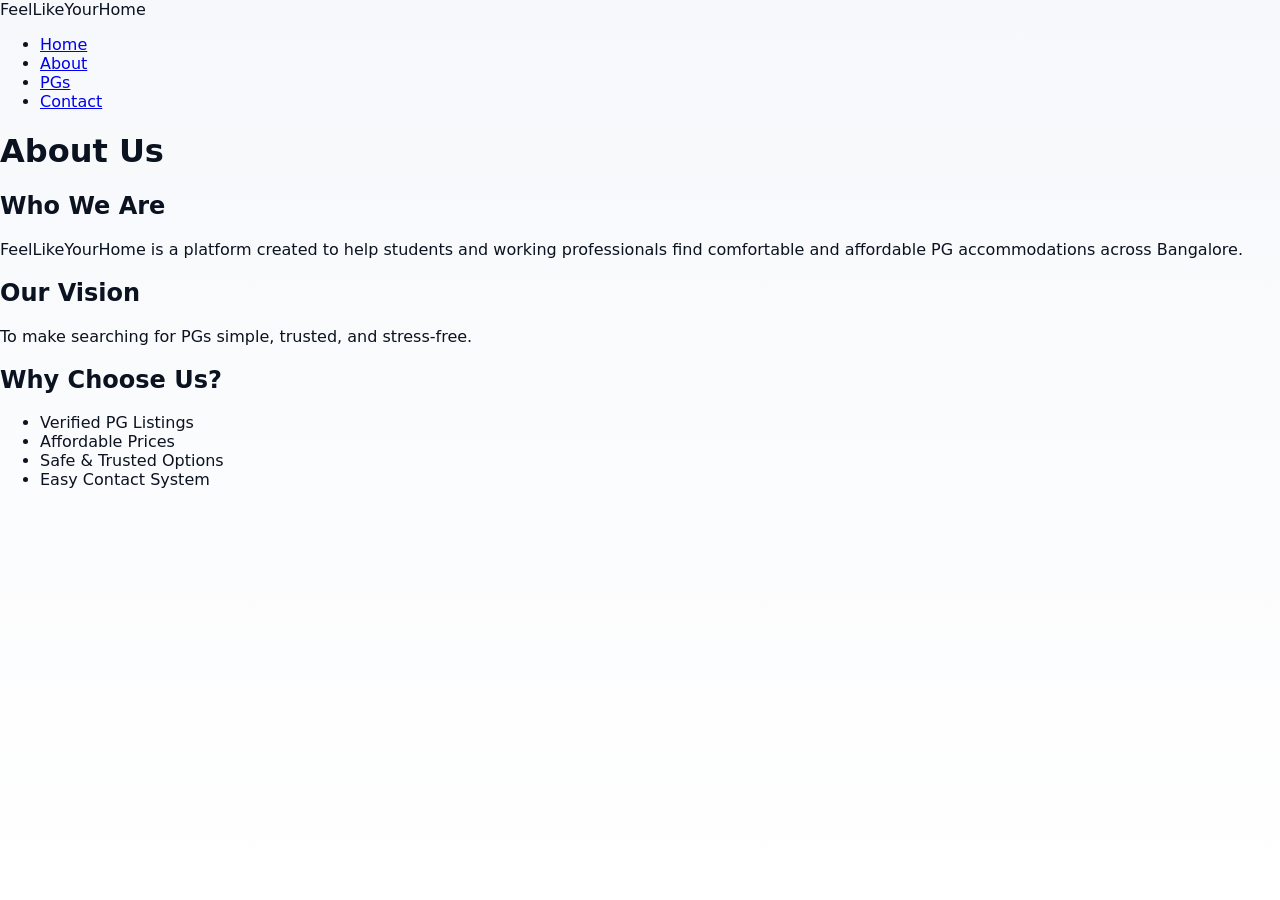
<file: about.html>
<!DOCTYPE html>
<html>
<head>
    <title>About - FeelLikeYourHome</title>
    <link rel="stylesheet" href="style.css">
</head>
<body>

<!-- Navigation Bar -->
<div class="navbar">
    <div class="logo">FeelLikeYourHome</div>
    <ul>
        <li><a href="index.html">Home</a></li>
        <li><a class="active" href="about.html">About</a></li>
        <li><a href="pgs.html">PGs</a></li>
        <li><a href="contact.html">Contact</a></li>
    </ul>
</div>

<h1 class="page-title">About Us</h1>

<div class="pg-card">
    <h2>Who We Are</h2>
    <p>FeelLikeYourHome is a platform created to help students and working professionals
    find comfortable and affordable PG accommodations across Bangalore.</p>

    <h2>Our Vision</h2>
    <p>To make searching for PGs simple, trusted, and stress-free.</p>

    <h2>Why Choose Us?</h2>
    <ul>
        <li>Verified PG Listings</li>
        <li>Affordable Prices</li>
        <li>Safe & Trusted Options</li>
        <li>Easy Contact System</li>
    </ul>
</div>

</body>
</html>
</file>
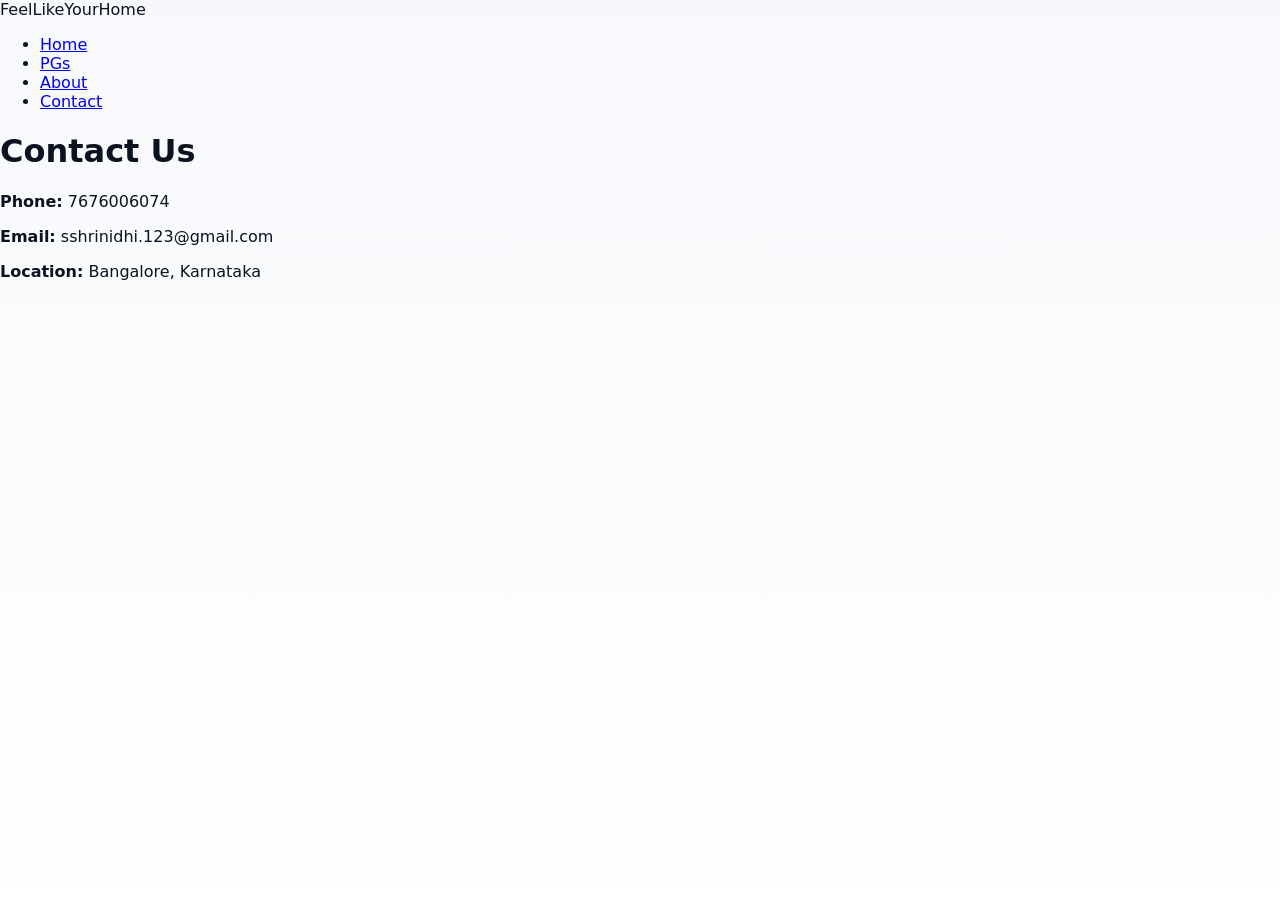
<file: contact.html>
<!DOCTYPE html>
<html lang="en">
<head>
    <meta charset="UTF-8">
    <title>Contact - FeelLikeYourHome</title>
    <link rel="stylesheet" href="style.css">
</head>

<body>

<nav class="navbar">
    <div class="logo">FeelLikeYourHome</div>
    <ul>
        <li><a href="index.html">Home</a></li>
        <li><a href="pgs.html">PGs</a></li>
        <li><a href="about.html">About</a></li>
        <li><a class="active" href="contact.html">Contact</a></li>
    </ul>
</nav>

<h1 class="page-title">Contact Us</h1>

<div class="contact-box">
    <p><strong>Phone:</strong> 7676006074</p>
    <p><strong>Email:</strong> sshrinidhi.123@gmail.com</p>
    <p><strong>Location:</strong> Bangalore, Karnataka</p>
</div>

</body>
</html>
</file>
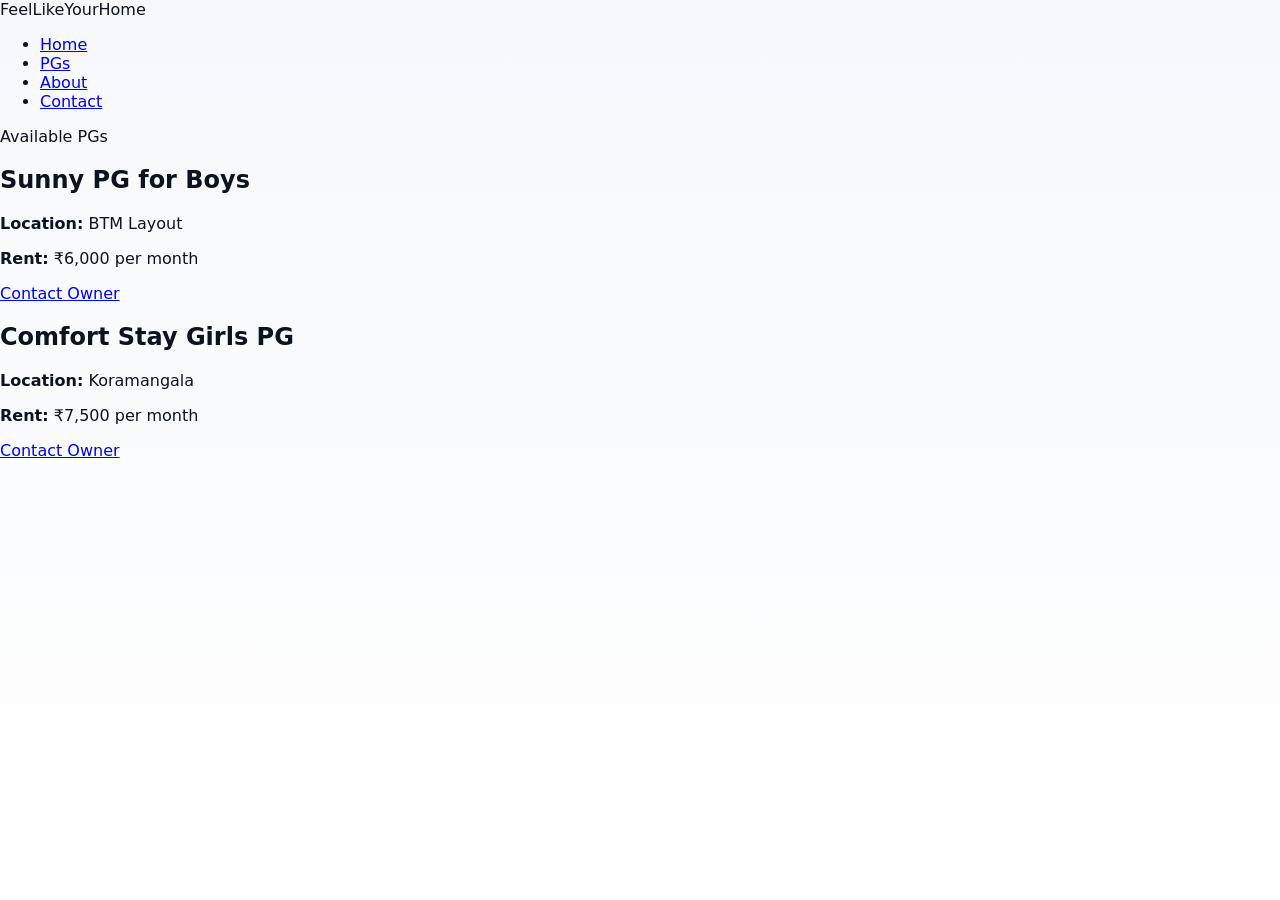
<file: pgs.html>
<!DOCTYPE html>
<html lang="en">
<head>
    <meta charset="UTF-8">
    <title>PGs - FeelLikeYourHome</title>

    <!-- Link to shared stylesheet -->
    <link rel="stylesheet" href="style.css">
</head>

<body>

<!-- Navigation Bar -->
<nav class="navbar">
    <div class="logo">FeelLikeYourHome</div>
    <ul>
        <li><a href="index.html">Home</a></li>
        <li><a href="pgs.html" class="active">PGs</a></li>
        <li><a href="about.html">About</a></li>
        <li><a href="contact.html">Contact</a></li>
    </ul>
</nav>

<header class="page-title">Available PGs</header>

<div class="pg-card">
    <h2>Sunny PG for Boys</h2>
    <p><strong>Location:</strong> BTM Layout</p>
    <p><strong>Rent:</strong> ₹6,000 per month</p>
    <a class="btn" href="contact.html">Contact Owner</a>
</div>

<div class="pg-card">
    <h2>Comfort Stay Girls PG</h2>
    <p><strong>Location:</strong> Koramangala</p>
    <p><strong>Rent:</strong> ₹7,500 per month</p>
    <a class="btn" href="contact.html">Contact Owner</a>
</div>

</body>
</html>
</file>
<file: style.css>
:root{
  --bg:#f6f8fb; --card:#ffffff; --accent:#0b74ff; --accent-2:#7c3aed; --muted:#6b7280;
  --glass: rgba(255,255,255,0.7); --radius:14px; --container:1100px;
  font-family: Inter, system-ui, -apple-system, "Segoe UI", Roboto, "Helvetica Neue", Arial;
  color-scheme: light;
}
*{box-sizing:border-box}
html,body{height:100%; margin:0; background:linear-gradient(180deg,#f6f8fb 0%, #ffffff 100%); color:#0b1220; -webkit-font-smoothing:antialiased}
.container{max-width:var(--container); margin:0 auto; padding:20px}

/* Top nav */
.topbar{position:sticky; top:0; z-index:60; background:rgba(255,255,255,0.9); backdrop-filter:blur(6px); border-bottom:1px solid #eef2f6}
.nav{display:flex; align-items:center; gap:16px; justify-content:space-between}
.brand{font-weight:800; font-size:20px; color:var(--accent); text-decoration:none}
.menu{display:flex; gap:14px; align-items:center}
.menu a{color:#213243; text-decoration:none; font-weight:600; padding:8px 10px; border-radius:10px}
.menu a:hover{background:#f1f6ff}
.btn-outline{padding:8px 12px; border-radius:10px; border:1px solid var(--accent); color:var(--accent); text-decoration:none; font-weight:700}
.nav-toggle{display:none; background:transparent; border:0; font-size:20px; cursor:pointer}

/* HERO */
.hero{padding:36px 0}
.hero-grid{display:grid; grid-template-columns:1fr 420px; gap:28px; align-items:center}
.hero-left h1{font-size:30px; margin:0 0 12px; line-height:1.05}
.lead{color:var(--muted); margin-bottom:16px}
.hero-cta{display:flex; gap:12px; margin-bottom:16px}
.btn-primary{background:linear-gradient(90deg,var(--accent),var(--accent-2)); color:#fff; padding:12px 16px; border-radius:12px; text-decoration:none; font-weight:800; box-shadow:0 8px 30px rgba(11,116,255,0.12)}
.btn-ghost{background:transparent; border:1px solid #e6eefc; padding:10px 14px; border-radius:12px; text-decoration:none; color:#213243; font-weight:700}
.trust{display:flex; gap:12px; margin-top:12px; color:var(--muted); list-style:none; padding:0}
.quick-stats{display:flex; gap:12px; margin-top:16px}
.quick-stats div{background:linear-gradient(180deg,#fff,#fbfdff); padding:8px 12px; border-radius:10px; box-shadow:0 6px 20px rgba(10,20,40,0.04); text-align:center}
.quick-stats strong{display:block}

/* hero card */
.hero-card{background:var(--card); border-radius:16px; overflow:hidden; box-shadow:0 20px 40px rgba(10,20,40,0.06); transform:translateY(0); transition:transform .28s ease}
.hero-card img{width:100%; height:180px; object-fit:cover; display:block}
.hero-card-body{padding:12px}
.card-meta{display:flex; justify-content:space-between; align-items:center; gap:10px}

/* features row */
.feature-row{display:flex; gap:12px; margin-top:12px}
.feature-row .f{display:flex; gap:10px; align-items:center; background:#fff; padding:8px; border-radius:10px; box-shadow:0 8px 28px rgba(10,20,40,0.03)}
.feature-row .f img{width:56px; height:56px; object-fit:cover; border-radius:8px}

/* SECTION and CARDS */
.section{padding:28px 0}
.section.alt{background:linear-gradient(180deg, rgba(255,255,255,0.5), transparent); border-top:1px solid #f0f4f8; margin-top:12px}
.muted{color:var(--muted)}
.cards-grid{display:grid; grid-template-columns:repeat(auto-fit,minmax(220px,1fr)); gap:16px; margin-top:18px}
.card{background:var(--card); border-radius:14px; padding:0; overflow:hidden; box-shadow:0 18px 40px rgba(10,20,40,0.04); transition:transform .18s ease}
.card:hover{transform:translateY(-6px)}
.card-photo{width:100%; height:140px; object-fit:cover; display:block}
.card-body{padding:12px}
.card-footer{display:flex; justify-content:space-between; align-items:center; margin-top:10px}
.rating{background:linear-gradient(90deg,#fff9ef,#fff); padding:6px 8px; border-radius:8px; color:#b76b00; font-weight:700}

/* roommate */
.two-col{display:grid; grid-template-columns:1fr 340px; gap:18px; align-items:start}
.card.small{display:flex; gap:12px; padding:12px; align-items:center}
.avatar{height:64px; width:64px; border-radius:50%; background:linear-gradient(90deg,#ffd4c4,#fff); display:flex; align-items:center; justify-content:center; font-weight:700; font-size:20px}
.compat{margin-top:10px; font-weight:700}

/* services */
.services-grid{display:grid; grid-template-columns:repeat(auto-fit,minmax(140px,1fr)); gap:12px; margin-top:12px}
.svc{display:block; text-decoration:none; background:linear-gradient(180deg,#fff,#fbfdff); border-radius:12px; padding:18px; text-align:center; box-shadow:0 10px 30px rgba(10,20,40,0.04); font-weight:700; color:#123}

/* contact */
.contact-grid{display:grid; gap:10px; grid-template-columns:1fr 1fr; align-items:start}
.contact-grid input, .contact-grid textarea{padding:12px; border-radius:10px; border:1px solid #eef3fb}
.contact-grid textarea{grid-column:1 / -1}

/* footer */
.sitefoot{padding:24px 0; margin-top:36px; border-top:1px solid #f0f4f8}
.foot-grid{display:grid; grid-template-columns:1fr 1fr 160px; gap:12px; align-items:center}

/* mobile quick actions */
.mobile-quick{position:fixed; left:50%; transform:translateX(-50%); bottom:14px; z-index:80; display:flex; gap:14px; background:transparent}
.mobile-quick a{display:inline-flex; align-items:center; gap:8px; padding:10px 14px; background:linear-gradient(90deg,var(--accent),var(--accent-2)); color:#fff; border-radius:999px; text-decoration:none; font-weight:800; box-shadow:0 10px 30px rgba(11,116,255,0.12)}

/* responsiveness */
@media (max-width:980px){
  .hero-grid{grid-template-columns:1fr; gap:18px}
  .hero-right{order:2}
  .two-col{grid-template-columns:1fr}
  .contact-grid{grid-template-columns:1fr}
  .nav-toggle{display:block}
  .menu{display:none; position:absolute; right:16px; top:64px; background:var(--card); padding:12px; border-radius:12px; box-shadow:0 20px 60px rgba(10,20,40,0.08)}
  .menu.open{display:flex; flex-direction:column; gap:8px}
  .mobile-quick{left:16px; transform:none; right:16px; display:flex; justify-content:space-between}
  .mobile-quick a{flex:1; justify-content:center}
  .feature-row{flex-direction:column}
  .hero-left h1{font-size:24px}
}

/* small screens */
@media (max-width:480px){
  .brand{font-size:18px}
  .hero-left h1{font-size:22px}
  .quick-stats{flex-direction:column; gap:8px}
  .mobile-quick a{padding:12px 8px; font-size:14px}
}
/* === MOBILE ENHANCEMENTS (paste at end of styles.css) === */

/* Increase tappable areas and slightly larger text for small screens */
@media (max-width:480px){
  :root{ --accent-font-size:16px; --body-font-size:15px; }
  body { font-size: var(--body-font-size); }
  a.btn-primary, .mobile-quick a, .menu a, .small-btn {
    padding: 14px 16px !important;
    font-size: 15px !important;
    border-radius: 12px !important;
  }

  /* Bigger hero spacing on small phones */
  .hero { padding: 20px 12px; }
  .hero-left h1 { font-size: 20px; line-height:1.08; }
  .lead { font-size: 14px; }

  /* Make cards taller and easier to tap */
  .card { border-radius: 12px; overflow: hidden; }
  .card-body { padding: 14px; }
  .card-photo { height: 160px; }

  /* Make list items / links full-width touch targets */
  .svc, .card, .card-body a, .cards-grid article { display: block; width:100%; }

  /* Sticky bottom quick actions — full width row */
  .mobile-quick {
    left:0; right:0; transform:none; bottom:0;
    background:linear-gradient(90deg, rgba(255,255,255,0.95), rgba(255,255,255,0.95));
    padding:8px; display:flex; gap:8px; justify-content:space-around;
    box-shadow:0 -8px 30px rgba(10,20,40,0.06); border-radius:12px 12px 0 0;
  }
  .mobile-quick a { flex:1; margin:0 6px; padding:12px 6px; font-size:14px; }

  /* Reduce nav clutter, use hamburger */
  .menu { display: none; }
  .nav-toggle { display:block; font-size:20px; padding:8px; }

  /* Forms — larger input sizes */
  .contact-grid input, .contact-grid textarea {
    font-size:15px; padding:14px; border-radius:12px;
  }

  /* Ensure images are responsive and hardware-accelerated */
  img { max-width:100%; height:auto; -webkit-transform: translateZ(0); transform: translateZ(0); image-rendering: auto; }

  /* Increase line-height for readability */
  p, li { line-height:1.5; }
}

/* Light touch visual feedback */
a, button { -webkit-tap-highlight-color: rgba(0,0,0,0.08); }
</file>
